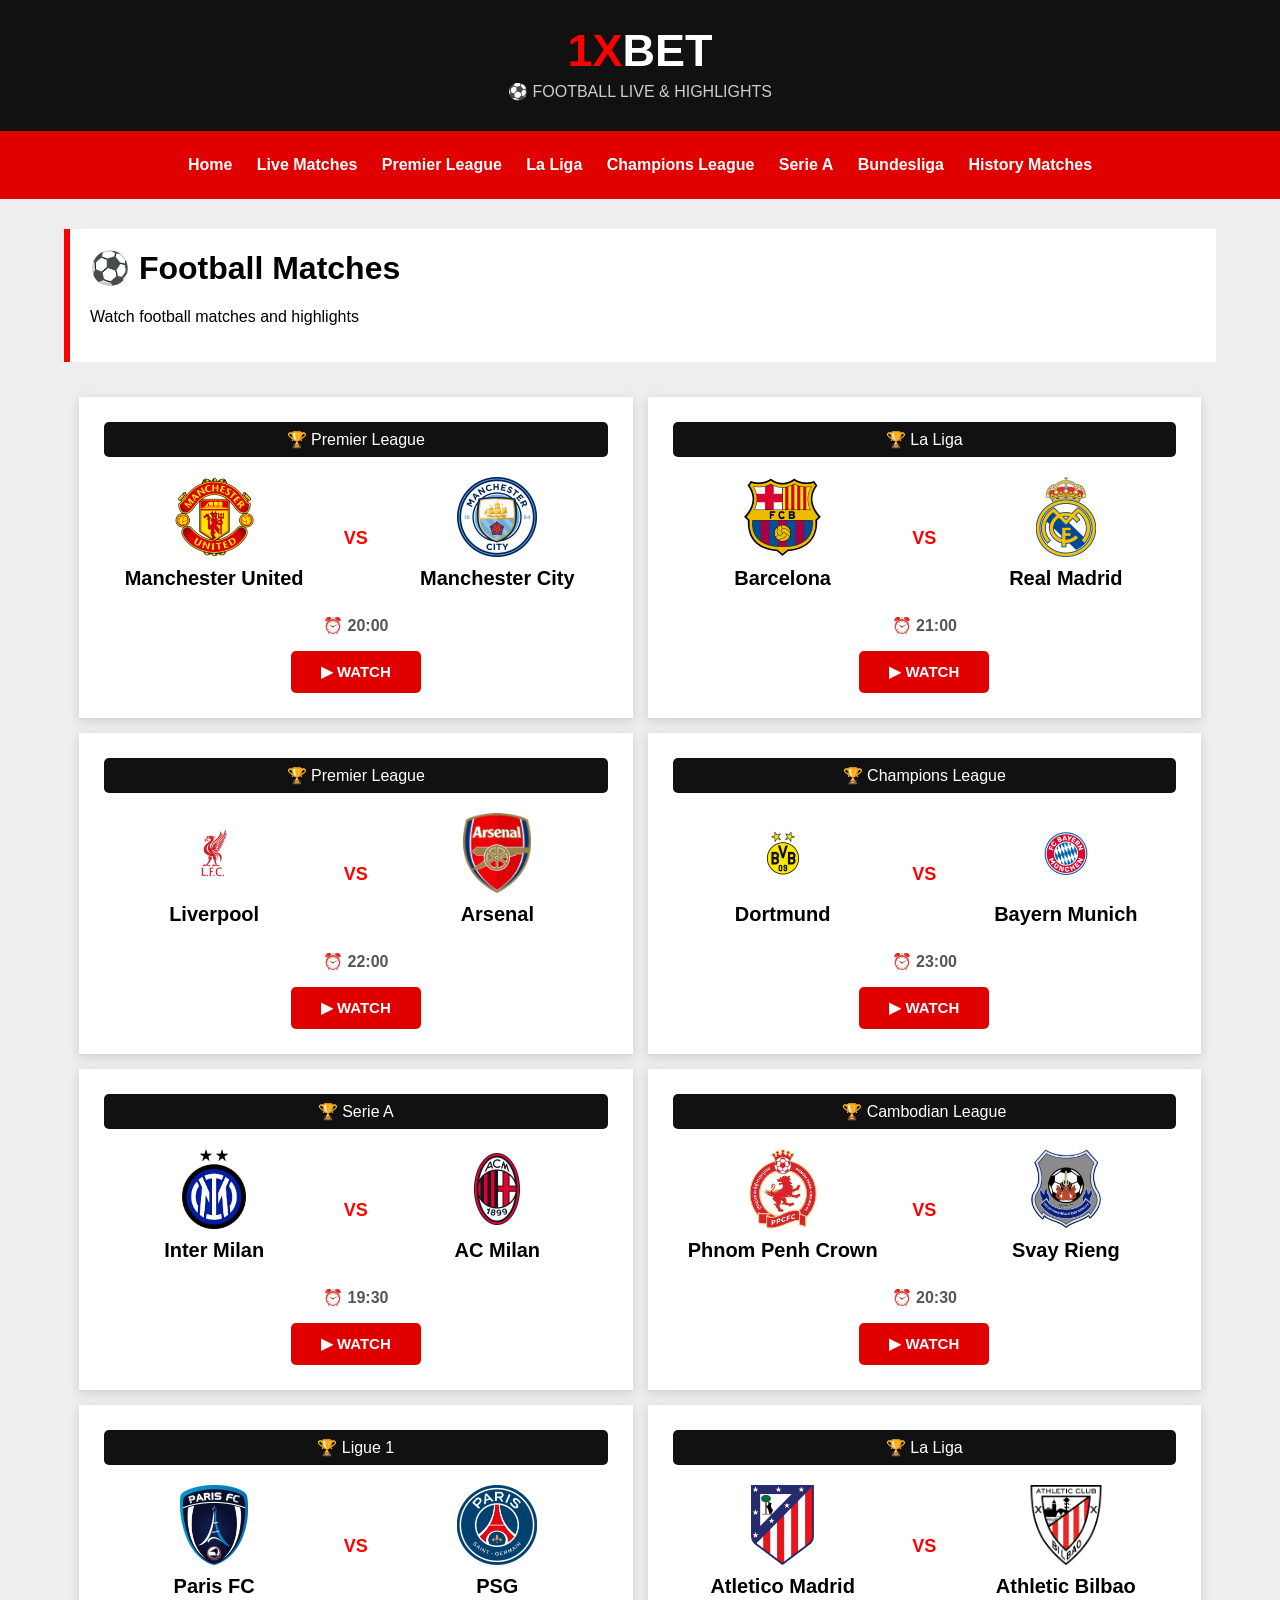
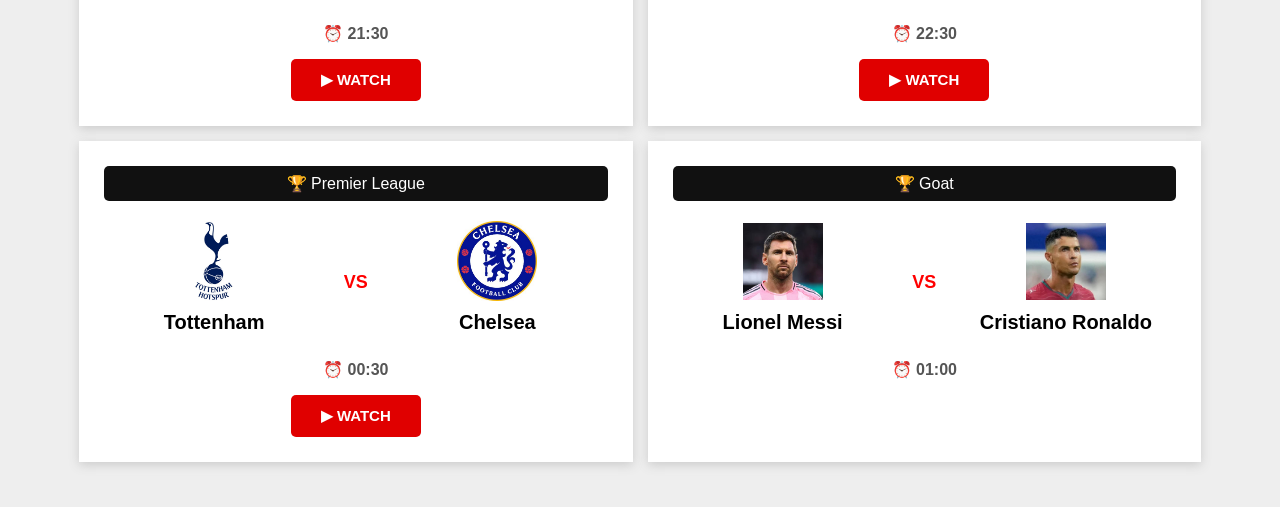
<file: index.html>
<!DOCTYPE html>
<html>

<head>
    <title>1XBET Football</title>
    <link rel="stylesheet" href="style.css">
</head>

<body>

    <!-- HEADER -->
    <div class="header">

        <div class="logo">
            <span>1X</span>BET
        </div>

        <p>⚽ FOOTBALL LIVE & HIGHLIGHTS</p>

    </div>


    <!-- MENU -->
 <div class="menu">
    <a href="index.html">Home</a>
    <a href="#live">Live Matches</a>
    <a href="#premier">Premier League</a>
    <a href="#laliga">La Liga</a>
    <a href="#champions">Champions League</a>
    <a href="#seriea">Serie A</a>
    <a href="#bundesliga">Bundesliga</a>
    <a href="history.html">History Matches</a>
</div>


    <!-- MAIN -->
    <div class="container">

        <div class="welcome">

            <h1>⚽ Football Matches</h1>

            <p>Watch football matches and highlights</p>

        </div>


        <!-- MATCH TABLE -->
        <table>

            <!-- ROW 1 -->
            <tr>

                <!-- MATCH 1 -->
                <td>
                    <div class="match">

                        <div class="league">🏆 Premier League</div>

                        <div class="teams">

                            <div class="team">
                                <!-- ADD MANCHESTER UNITED LOGO HERE -->
                                <img src="united.jpg" alt="" class="team-logo">
                                <h2>Manchester United</h2>
                            </div>

                            <div class="vs">VS</div>

                            <div class="team">
                                <!-- ADD MANCHESTER CITY LOGO HERE -->
                                <img src="city.jpg" alt="" class="team-logo">
                                <h2>Manchester City</h2>
                            </div>

                        </div>

                        <p class="time">⏰ 20:00</p>

                        <button onclick="watchVideo('video1')">▶ WATCH</button>

                        <div id="video1" class="video">
                            <iframe src="https://www.youtube.com/embed/dQw4w9WgXcQ"
                                allowfullscreen></iframe>
                        </div>

                    </div>
                </td>


                <!-- MATCH 2 -->
                <td>
                    <div class="match">

                        <div class="league">🏆 La Liga</div>

                        <div class="teams">

                            <div class="team">
                                <!-- ADD BARCELONA LOGO HERE -->
                                <img src="barcelona.jpg" alt="" class="team-logo">
                                <h2>Barcelona</h2>
                            </div>

                            <div class="vs">VS</div>

                            <div class="team">
                                <!-- ADD REAL MADRID LOGO HERE -->
                                <img src="madrid.jpg" alt="" class="team-logo">
                                <h2>Real Madrid</h2>
                            </div>

                        </div>

                        <p class="time">⏰ 21:00</p>

                        <button onclick="watchVideo('video2')">▶ WATCH</button>

                        <div id="video2" class="video">
                            <iframe src="https://www.youtube.com/embed/dQw4w9WgXcQ"
                                allowfullscreen></iframe>
                        </div>

                    </div>
                </td>

            </tr>


            <!-- ROW 2 -->
            <tr>

                <!-- MATCH 3 -->
                <td>
                    <div class="match">

                        <div class="league">🏆 Premier League</div>

                        <div class="teams">

                            <div class="team">
                                <!-- ADD LIVERPOOL LOGO HERE -->
                                <img src="liverpool.jpg" alt="" class="team-logo">
                                <h2>Liverpool</h2>
                            </div>

                            <div class="vs">VS</div>

                            <div class="team">
                                <!-- ADD ARSENAL LOGO HERE -->
                                <img src="arsenal.jpg" alt="" class="team-logo">
                                <h2>Arsenal</h2>
                            </div>

                        </div>

                        <p class="time">⏰ 22:00</p>

                        <button onclick="watchVideo('video3')">▶ WATCH</button>

                        <div id="video3" class="video">
                            <iframe src="https://www.youtube.com/embed/dQw4w9WgXcQ"
                                allowfullscreen></iframe>
                        </div>

                    </div>
                </td>


                <!-- MATCH 4 -->
                <td>
                    <div class="match">

                        <div class="league">🏆 Champions League</div>

                        <div class="teams">

                            <div class="team">
                                <!-- ADD DORTMUND LOGO HERE -->
                                <img src="dortmund.jpg" alt="" class="team-logo">
                                <h2>Dortmund</h2>
                            </div>

                            <div class="vs">VS</div>

                            <div class="team">
                                <!-- ADD BAYERN MUNICH LOGO HERE -->
                                <img src="bayern.jpg" alt="" class="team-logo">
                                <h2>Bayern Munich</h2>
                            </div>

                        </div>

                        <p class="time">⏰ 23:00</p>

                        <button onclick="watchVideo('video4')">▶ WATCH</button>

                        <div id="video4" class="video">
                            <iframe src="https://www.youtube.com/embed/dQw4w9WgXcQ"
                                allowfullscreen></iframe>
                        </div>

                    </div>
                </td>

            </tr>


            <!-- ROW 3 -->
            <tr>

                <!-- MATCH 5 -->
                <td>
                    <div class="match">

                        <div class="league">🏆 Serie A</div>

                        <div class="teams">

                            <div class="team">
                                <!-- ADD INTER MILAN LOGO HERE -->
                                <img src="inter.jpg" alt="" class="team-logo">
                                <h2>Inter Milan</h2>
                            </div>

                            <div class="vs">VS</div>

                            <div class="team">
                                <!-- ADD AC MILAN LOGO HERE -->
                                <img src="ac.jpg" alt="" class="team-logo">
                                <h2>AC Milan</h2>
                            </div>

                        </div>

                        <p class="time">⏰ 19:30</p>

                        <button onclick="watchVideo('video5')">▶ WATCH</button>

                        <div id="video5" class="video">
                            <iframe src="https://www.youtube.com/embed/dQw4w9WgXcQ"
                                allowfullscreen></iframe>
                        </div>

                    </div>
                </td>


                <!-- MATCH 6 -->
                <td>
                    <div class="match">

                        <div class="league">🏆 Cambodian League</div>

                        <div class="teams">

                            <div class="team">
                                <!-- ADD PHNOM PENH CROWN LOGO HERE -->
                                <img src="penh.jpg" alt="" class="team-logo">
                                <h2>Phnom Penh Crown</h2>
                            </div>

                            <div class="vs">VS</div>

                            <div class="team">
                                <!-- ADD BOEUNG KET LOGO HERE -->
                                <img src="reang.jpg" alt="" class="team-logo">
                                <h2>Svay Rieng</h2>
                            </div>

                        </div>

                        <p class="time">⏰ 20:30</p>

                        <button onclick="watchVideo('video6')">▶ WATCH</button>

                        <div id="video6" class="video">
                            <iframe src="https://www.youtube.com/embed/dQw4w9WgXcQ"
                                allowfullscreen></iframe>
                        </div>

                    </div>
                </td>

            </tr>


            <!-- ROW 4 -->
            <tr>

                <!-- MATCH 7 -->
                <td>
                    <div class="match">

                        <div class="league">🏆 Ligue 1</div>

                        <div class="teams">

                            <div class="team">
                                <!-- ADD PARIS FC LOGO HERE -->
                                <img src="paris.jpg" alt="" class="team-logo">
                                <h2>Paris FC</h2>
                            </div>

                            <div class="vs">VS</div>

                            <div class="team">
                                <!-- ADD PSG LOGO HERE -->
                                <img src="psg.jpg" alt="" class="team-logo">
                                <h2>PSG</h2>
                            </div>

                        </div>

                        <p class="time">⏰ 21:30</p>

                        <button onclick="watchVideo('video7')">▶ WATCH</button>

                        <div id="video7" class="video">
                            <iframe src="https://www.youtube.com/embed/dQw4w9WgXcQ"
                                allowfullscreen></iframe>
                        </div>

                    </div>
                </td>


                <!-- MATCH 8 -->
                <td>
                    <div class="match">

                        <div class="league">🏆 La Liga</div>

                        <div class="teams">

                            <div class="team">
                                <!-- ADD ATLETICO MADRID LOGO HERE -->
                                <img src="at.jpg" alt="" class="team-logo">
                                <h2>Atletico Madrid</h2>
                            </div>

                            <div class="vs">VS</div>

                            <div class="team">
                                <!-- ADD ATHLETIC BILBAO LOGO HERE -->
                                <img src="bebao.jpg" alt="" class="team-logo">
                                <h2>Athletic Bilbao</h2>
                            </div>

                        </div>

                        <p class="time">⏰ 22:30</p>

                        <button onclick="watchVideo('video8')">▶ WATCH</button>

                        <div id="video8" class="video">
                            <iframe src="https://www.youtube.com/embed/dQw4w9WgXcQ"
                                allowfullscreen></iframe>
                        </div>

                    </div>
                </td>

            </tr>


            <!-- ROW 5 - NEW MATCHES -->
            <tr>

                <!-- MATCH 9 -->
                <td>
                    <div class="match">

                        <div class="league">🏆 Premier League</div>

                        <div class="teams">

                            <div class="team">
                                <!-- ADD TOTTENHAM LOGO HERE -->
                                <img src="spur.jpg" alt="" class="team-logo">
                                <h2>Tottenham</h2>
                            </div>

                            <div class="vs">VS</div>

                            <div class="team">
                                <!-- ADD CHELSEA LOGO HERE -->
                                <img src="sea.jpg" alt="" class="team-logo">
                                <h2>Chelsea</h2>
                            </div>

                        </div>

                        <p class="time">⏰ 00:30</p>

                        <button onclick="watchVideo('video9')">▶ WATCH</button>

                        <div id="video9" class="video">
                            <iframe src="https://www.youtube.com/embed/dQw4w9WgXcQ"
                                allowfullscreen></iframe>
                        </div>

                    </div>
                </td>


                <!-- MATCH 10 -->
                <td>
                    <div class="match">

                        <div class="league">🏆 Goat</div>

                        <div class="teams">

                            <div class="team">
                                <!-- ADD SEVILLA LOGO HERE -->
                                <img src="messi.jpg" alt="" class="team-logo">
                                <h2>Lionel Messi</h2>
                            </div>

                            <div class="vs">VS</div>

                            <div class="team">
                                <!-- ADD VALENCIA LOGO HERE -->
                                <img src="ronaldo.jpg" alt="" class="team-logo">
                                <h2>Cristiano Ronaldo</h2>
                            </div>

                        </div>

                        <p class="time">⏰ 01:00</p>
</file>
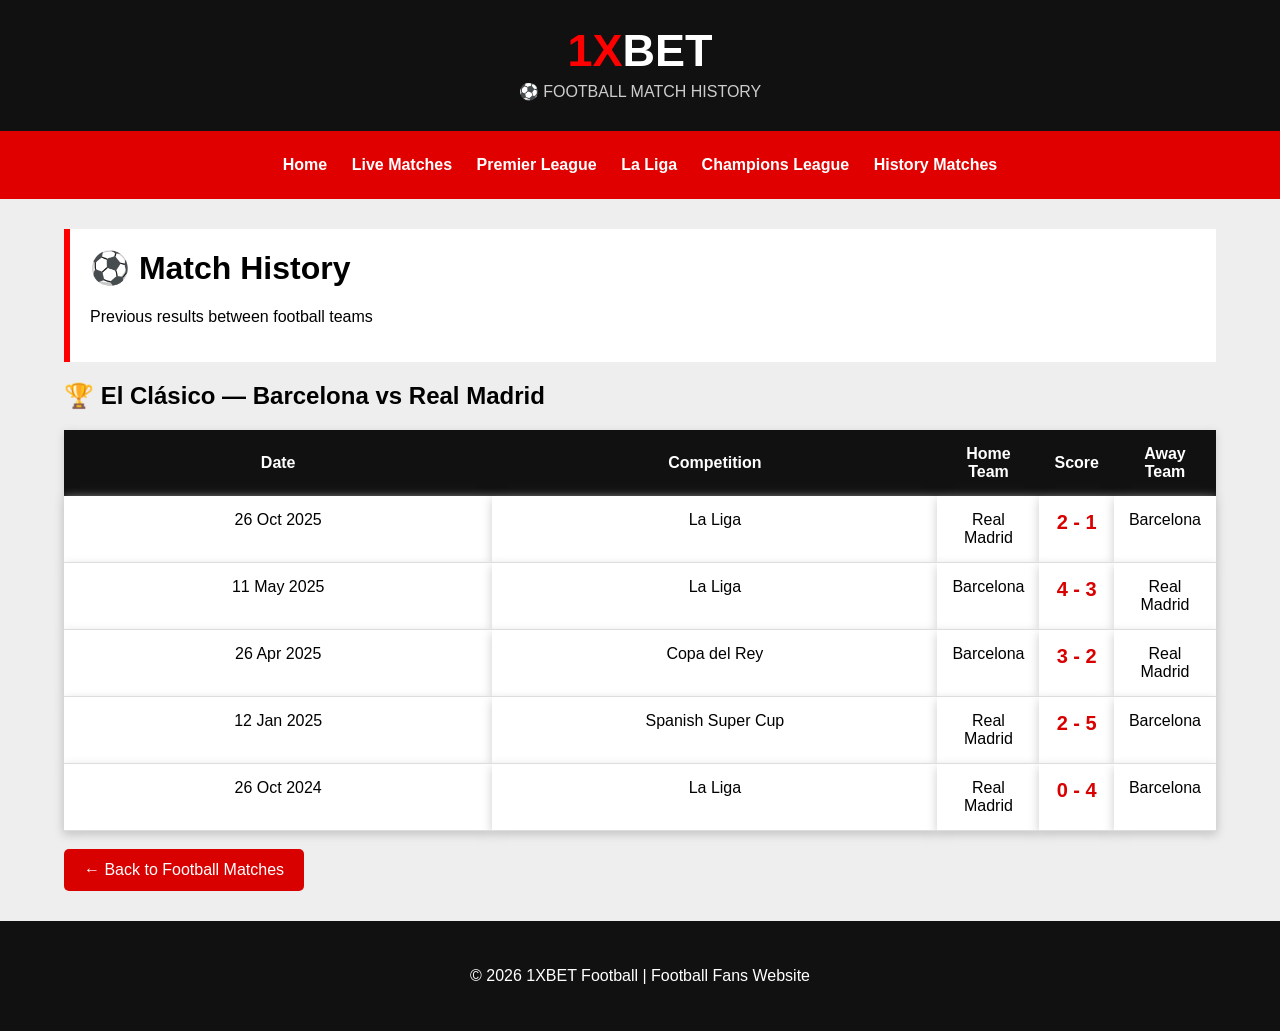
<file: history.html>
<!DOCTYPE html>

<html lang="en">

<head>
    <meta charset="UTF-8">
    <meta name="viewport" content="width=device-width, initial-scale=1.0">
    <title>History Matches - 1XBET Football</title>
    <link rel="stylesheet" href="style.css">
</head>

<body>

<div class="header">
    <div class="logo">
        <span>1X</span>BET
    </div>
    <p>⚽ FOOTBALL MATCH HISTORY</p>
</div>

<!-- TOP MENU -->
<div class="menu">
    <a href="index.html">Home</a>
    <a href="index.html#live">Live Matches</a>
    <a href="index.html#premier">Premier League</a>
    <a href="index.html#laliga">La Liga</a>
    <a href="index.html#champions">Champions League</a>
    <a href="history.html">History Matches</a>
</div>

<div class="container">

    <div class="welcome">
        <h1>⚽ Match History</h1>
        <p>Previous results between football teams</p>
    </div>

    <h2 class="section-title">🏆 El Clásico — Barcelona vs Real Madrid</h2>

    <table class="history-table">
        <tr>
            <th>Date</th>
            <th>Competition</th>
            <th>Home Team</th>
            <th>Score</th>
            <th>Away Team</th>
        </tr>

        <tr>
            <td>26 Oct 2025</td>
            <td>La Liga</td>
            <td>Real Madrid</td>
            <td class="score">2 - 1</td>
            <td>Barcelona</td>
        </tr>

        <tr>
            <td>11 May 2025</td>
            <td>La Liga</td>
            <td>Barcelona</td>
            <td class="score">4 - 3</td>
            <td>Real Madrid</td>
        </tr>

        <tr>
            <td>26 Apr 2025</td>
            <td>Copa del Rey</td>
            <td>Barcelona</td>
            <td class="score">3 - 2</td>
            <td>Real Madrid</td>
        </tr>

        <tr>
            <td>12 Jan 2025</td>
            <td>Spanish Super Cup</td>
            <td>Real Madrid</td>
            <td class="score">2 - 5</td>
            <td>Barcelona</td>
        </tr>

        <tr>
            <td>26 Oct 2024</td>
            <td>La Liga</td>
            <td>Real Madrid</td>
            <td class="score">0 - 4</td>
            <td>Barcelona</td>
        </tr>
    </table>

    <br>

    <a href="index.html" class="back-button">← Back to Football Matches</a>

</div>

<div class="footer">
    <p>© 2026 1XBET Football | Football Fans Website</p>
</div>


</body>
</html>
</file>
<file: style.css>
body {
    margin: 0;
    font-family: Arial, sans-serif;
    background-color: #eeeeee;
}


/* HEADER */

.header {
    background-color: #111111;
    color: white;
    text-align: center;
    padding: 25px;
}

.logo {
    font-size: 45px;
    font-weight: bold;
}

.logo span {
    color: red;
}

.header p {
    margin: 5px;
    color: #cccccc;
}


/* MENU */

.menu {
    background-color: #e00000;
    text-align: center;
    padding: 15px;
}

.menu a {
    color: white;
    text-decoration: none;
    margin: 10px;
    font-weight: bold;
    display: inline-block;
}

.menu a:hover {
    text-decoration: underline;
}


/* CONTAINER */

.container {
    width: 90%;
    margin: 30px auto;
}


/* WELCOME */

.welcome {
    background-color: white;
    padding: 20px;
    margin-bottom: 20px;
    border-left: 6px solid red;
}

.welcome h1 {
    margin-top: 0;
}


/* TABLE */

table {
    width: 100%;
    border-collapse: separate;
    border-spacing: 15px;
}


/* TABLE CELL */

td {
    width: 50%;
    background-color: white;
    padding: 0;
    vertical-align: top;
    box-shadow: 0px 3px 10px #cccccc;
}


/* MATCH */

.match {
    text-align: center;
    padding: 25px;
}


/* LEAGUE */

.league {
    background-color: #111111;
    color: white;
    padding: 8px;
    border-radius: 5px;
    margin-bottom: 20px;
}


/* TEAM CONTAINER */

.teams {
    display: flex;
    align-items: center;
    justify-content: space-around;
    gap: 10px;
}


/* TEAM */

.team {
    width: 40%;
    text-align: center;
}


/* TEAM LOGO */

.team-logo {
    width: 80px;
    height: 80px;
    object-fit: contain;
    display: block;
    margin: 0 auto 10px;
}


/* TEAM NAME */

.match h2 {
    margin: 10px 0;
    font-size: 20px;
}


/* VS */

.vs {
    color: red;
    font-weight: bold;
    font-size: 18px;
}


/* TIME */

.time {
    color: #555555;
    font-weight: bold;
}


/* BUTTON */

button {
    background-color: #e00000;
    color: white;
    border: none;
    padding: 12px 30px;
    font-size: 15px;
    font-weight: bold;
    border-radius: 5px;
    cursor: pointer;
}


/* BUTTON HOVER */

button:hover {
    background-color: #990000;
}


/* VIDEO */

.video {
    display: none;
    margin-top: 20px;
}


/* IFRAME */

iframe {
    width: 100%;
    height: 250px;
    border: none;
}


/* FOOTER */

.footer {
    background-color: #111111;
    color: white;
    text-align: center;
    padding: 30px;
    margin-top: 30px;
}


/* PHONE */

@media screen and (max-width: 700px) {

    .container {
        width: 95%;
    }

    table {
        border-spacing: 10px;
    }

    tr {
        display: block;
    }

    td {
        display: block;
        width: 100%;
        box-sizing: border-box;
        margin-bottom: 15px;
    }

    .menu a {
        display: inline-block;
        margin: 5px;
    }

    .logo {
        font-size: 35px;
    }

    .match {
        padding: 15px;
    }

    .match h2 {
        font-size: 16px;
    }

    .team-logo {
        width: 60px;
        height: 60px;
    }

    iframe {
        height: 220px;
    }

}

/* HISTORY MATCHES TABLE */

.history-table {
    width: 100%;
    border-collapse: collapse;
    background-color: white;
    margin-top: 20px;
    box-shadow: 0 2px 8px #cccccc;
}

.history-table th {
    background-color: #111111;
    color: white;
    padding: 15px;
}

.history-table td {
    padding: 15px;
    text-align: center;
    border-bottom: 1px solid #dddddd;
}

.history-table tr:hover {
    background-color: #fff0f0;
}

.score {
    color: #d90000;
    font-weight: bold;
    font-size: 20px;
}

.back-button {
    display: inline-block;
    background-color: #d90000;
    color: white;
    text-decoration: none;
    padding: 12px 20px;
    border-radius: 5px;
}

.back-button:hover {
    background-color: #990000;
}

@media screen and (max-width: 600px) {
    .history-table th,
    .history-table td {
        padding: 7px 4px;
        font-size: 12px;
    }
}
</file>
